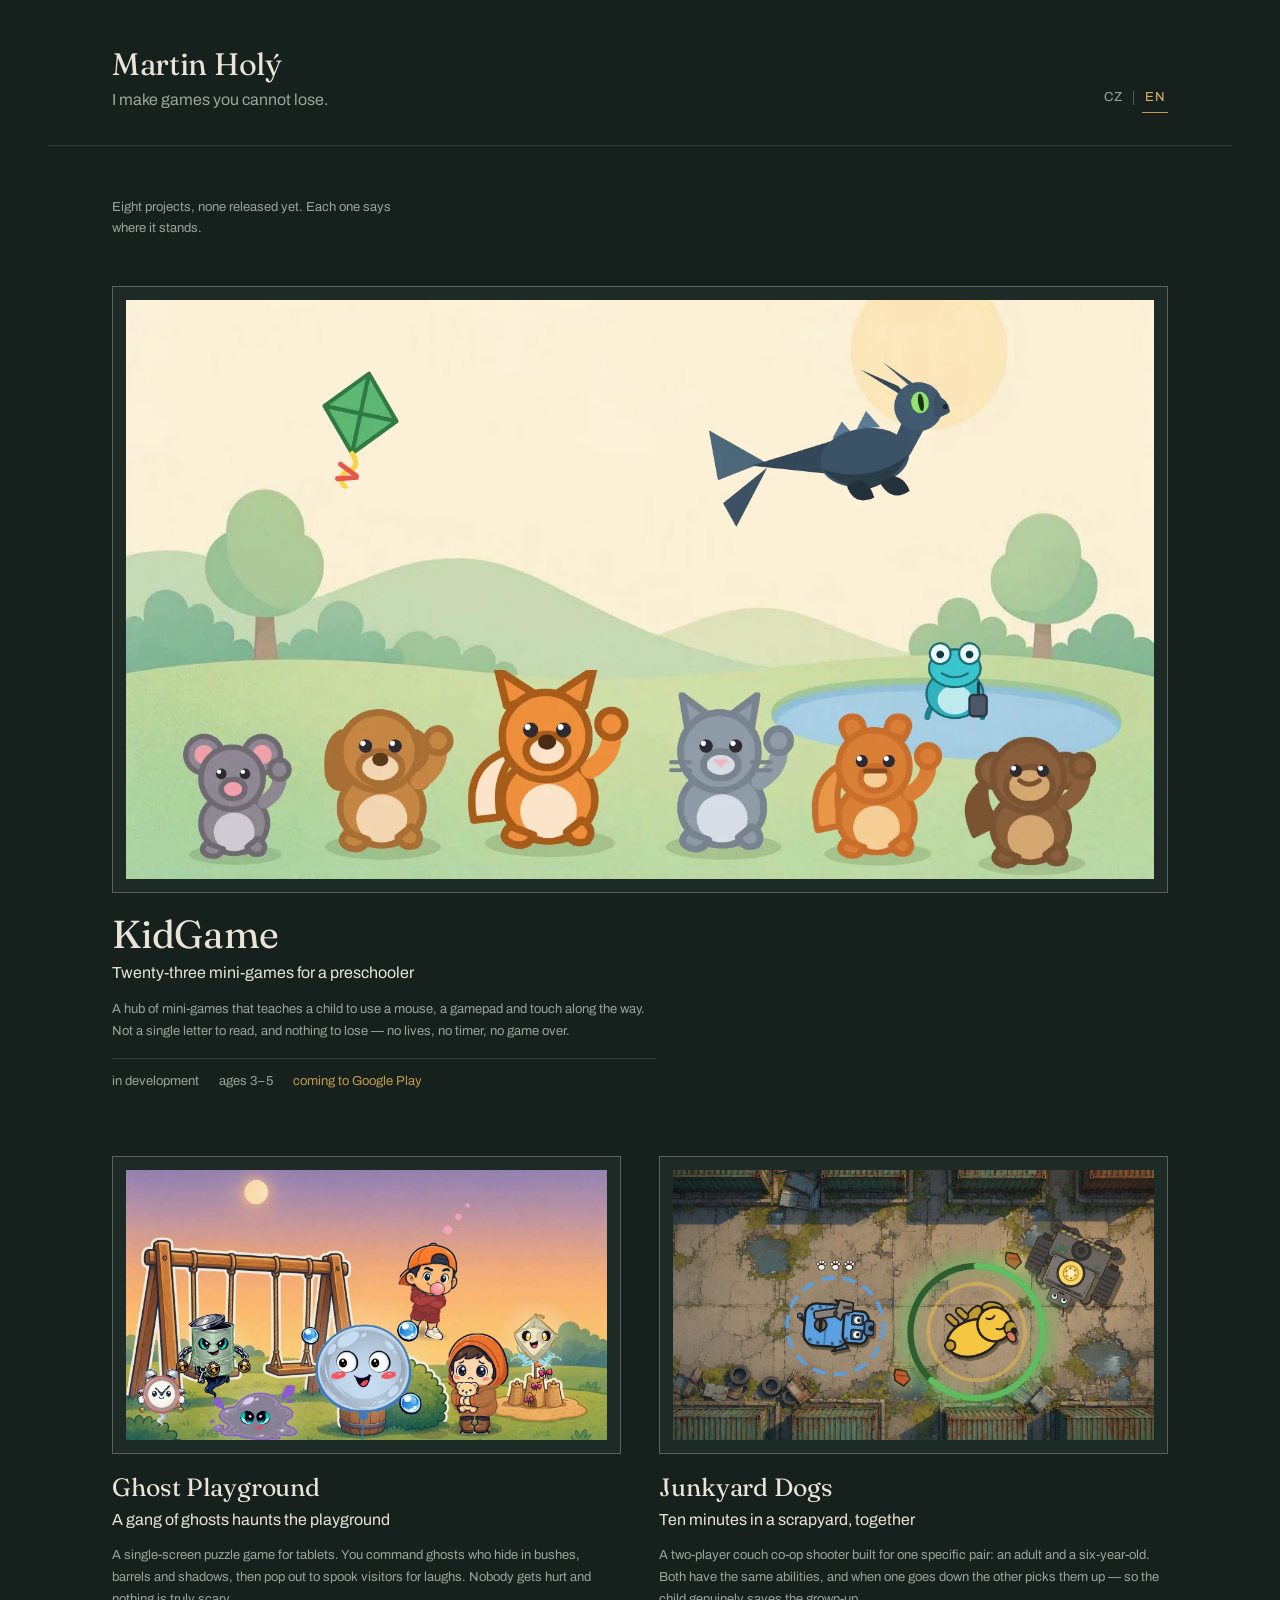
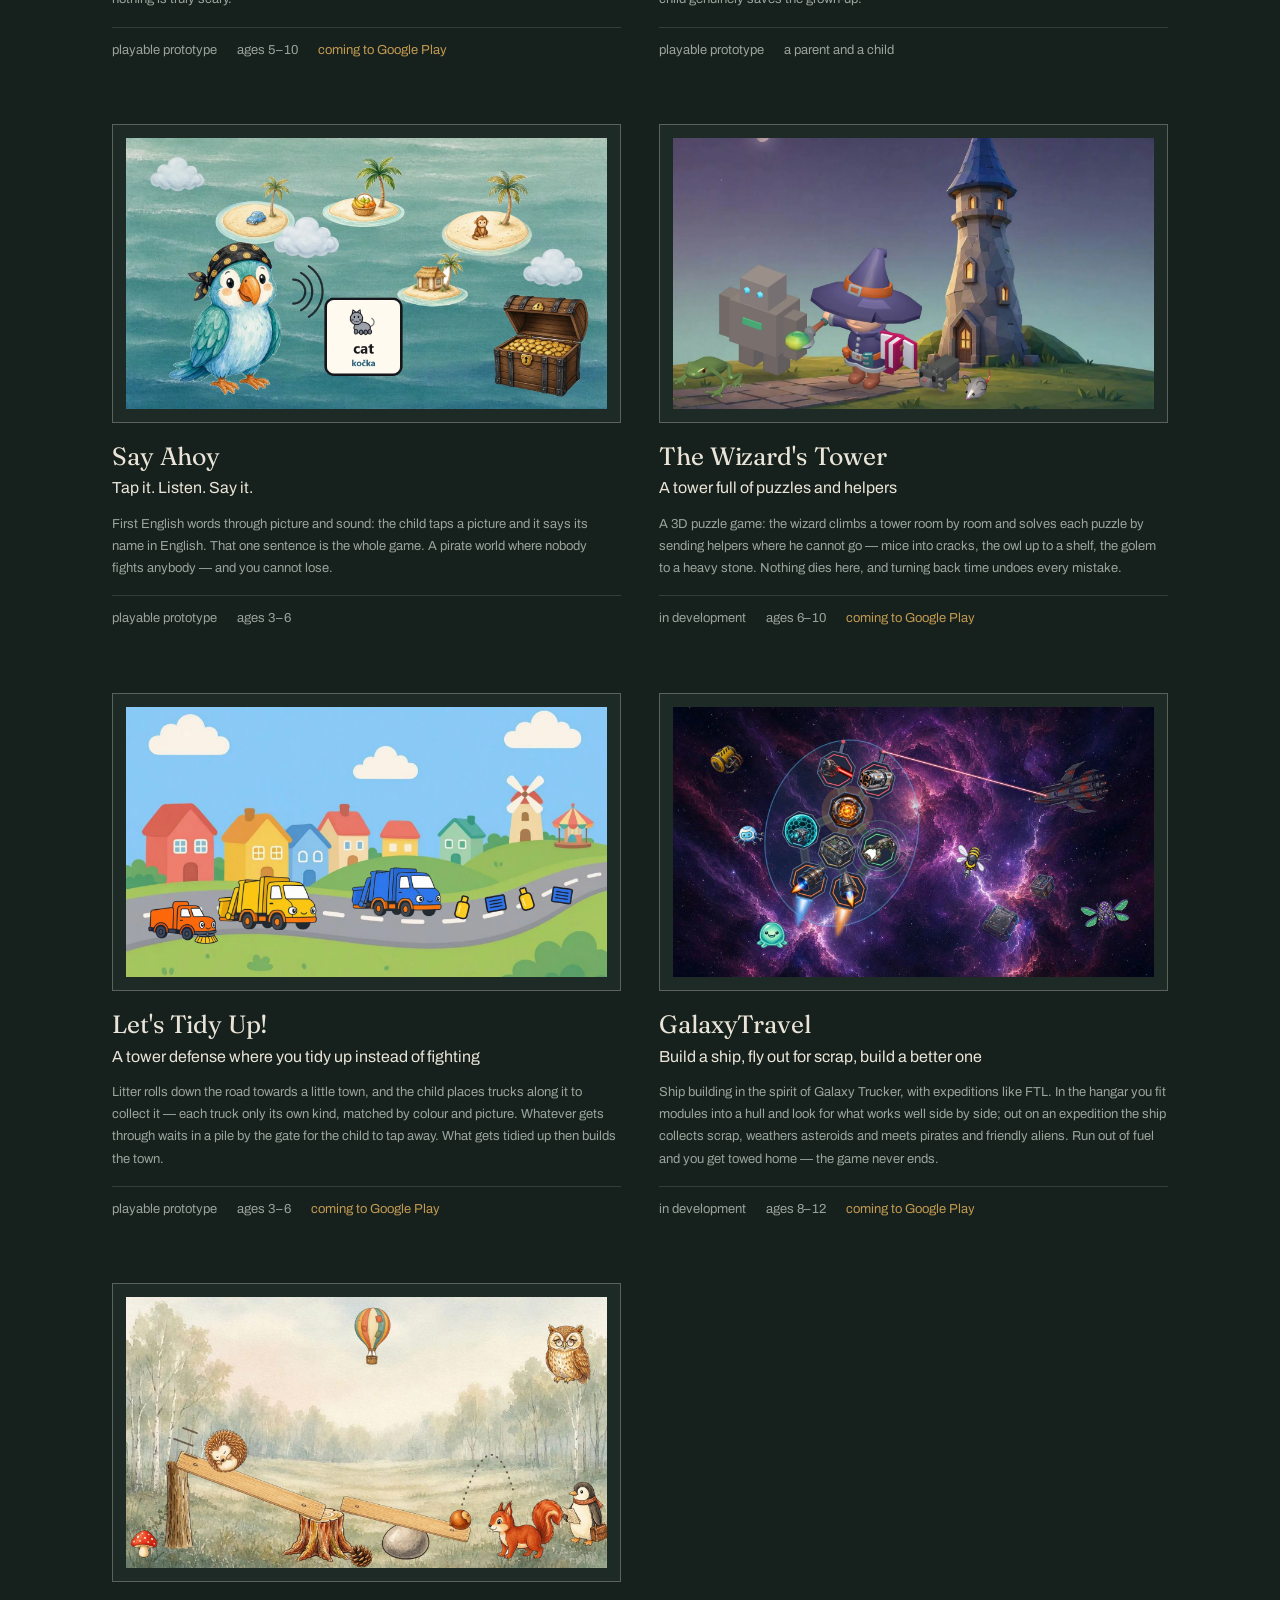
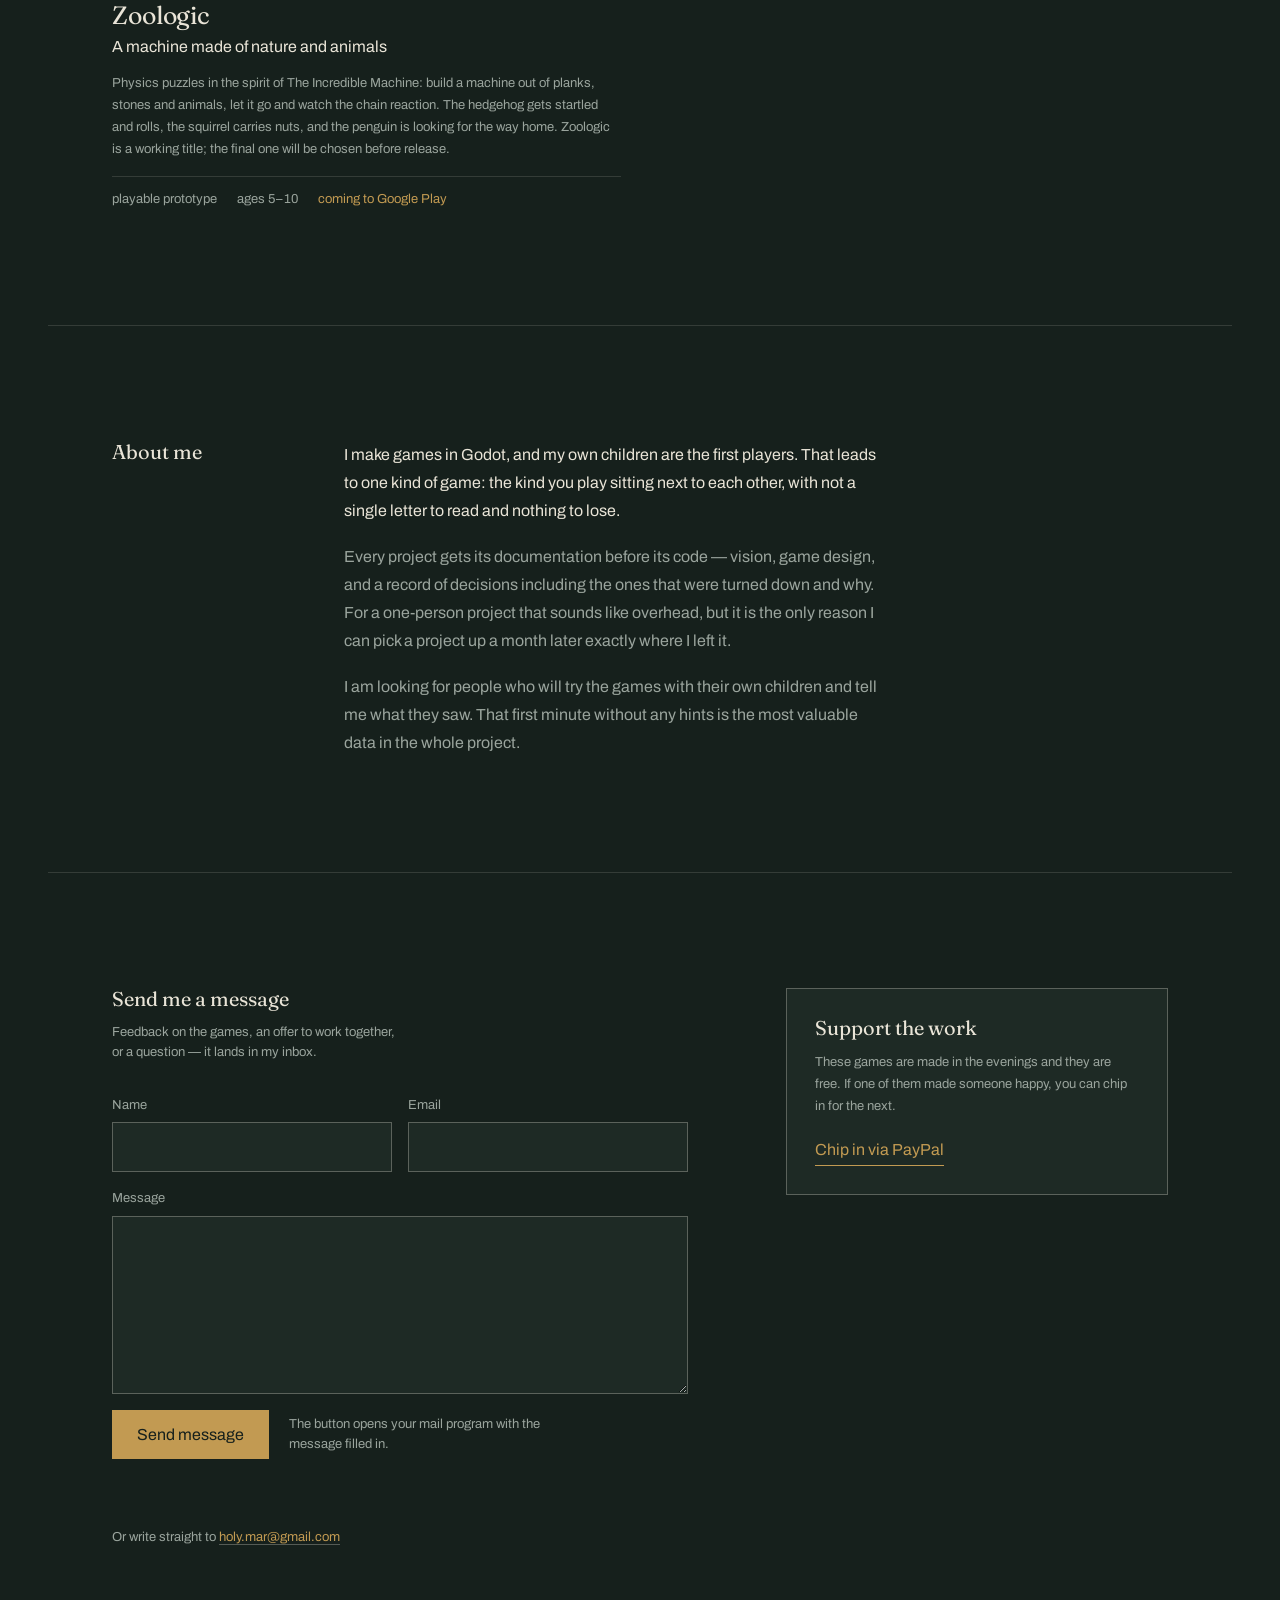
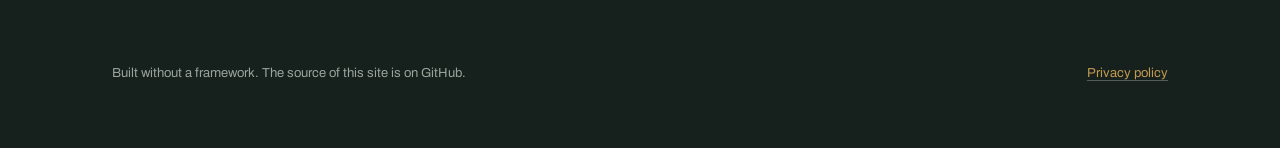
<file: index.html>
<!doctype html>
<html lang="cs">
<head>
<meta charset="utf-8">
<meta name="viewport" content="width=device-width, initial-scale=1, viewport-fit=cover">
<title data-i18n="meta.title">Martin Holý — hry, u kterých se nedá prohrát</title>
<meta name="description" data-i18n-attr="content:meta.description" content="Vizitka Martina Holého: osm her pro děti dělaných v Godotu — od KidGame a Say Ahoy po Kouzelníkovu věž a GalaxyTravel.">
<meta name="color-scheme" content="dark">
<meta name="author" content="Martin Holý">

<meta property="og:type" content="website">
<meta property="og:title" data-i18n-attr="content:meta.title" content="Martin Holý — hry, u kterých se nedá prohrát">
<meta property="og:description" data-i18n-attr="content:meta.description" content="Vizitka Martina Holého: hry pro děti dělané v Godotu.">
<meta property="og:url" content="https://holystack.cz/">

<link rel="icon" href="assets/favicon.svg" type="image/svg+xml">
<link rel="preload" href="assets/fonts/fraunces-latin.woff2" as="font" type="font/woff2" crossorigin>
<link rel="preload" href="assets/fonts/archivo-latin.woff2" as="font" type="font/woff2" crossorigin>
<link rel="stylesheet" href="assets/css/style.css">
</head>
<body>

<a class="skip-link" href="#obsah" data-i18n="header.skip">Přeskočit na obsah</a>

<header class="entry">
  <div class="entry__id">
    <h1 class="entry__name">Martin Holý</h1>
    <p class="entry__role" data-i18n="header.role">Dělám hry, u kterých se nedá prohrát.</p>
  </div>
  <nav class="lang" aria-label="Jazyk" data-i18n-attr="aria-label:header.lang">
    <button type="button" class="lang__btn" data-lang="cs" lang="cs">CZ</button>
    <span class="lang__sep" aria-hidden="true"></span>
    <button type="button" class="lang__btn" data-lang="en" lang="en">EN</button>
  </nav>
</header>

<main id="obsah">

  <section class="gallery" aria-labelledby="gallery-heading">
    <h2 id="gallery-heading" class="visually-hidden" data-i18n="gallery.heading">Hry</h2>
    <p class="gallery__note" data-i18n="gallery.note">Osm projektů, žádný zatím nevyšel. Fáze je u každého napsaná.</p>
    <div class="hang" id="hang"></div>
  </section>

  <section class="wall-text" aria-labelledby="about-heading">
    <h2 id="about-heading" class="section-heading" data-i18n="about.heading">O mně</h2>
    <div class="wall-text__body">
      <p data-i18n="about.p1"></p>
      <p data-i18n="about.p2"></p>
      <p data-i18n="about.p3"></p>
    </div>
  </section>

  <section class="desk" aria-labelledby="contact-heading">
    <div class="desk__form">
      <h2 id="contact-heading" class="section-heading" data-i18n="contact.heading">Napiš mi</h2>
      <p class="desk__lead" data-i18n="contact.lead"></p>

      <form id="contact-form" novalidate>
        <div class="field-row">
          <p class="field">
            <label for="f-name" data-i18n="contact.name">Jméno</label>
            <input id="f-name" name="name" type="text" autocomplete="name" required>
          </p>
          <p class="field">
            <label for="f-email" data-i18n="contact.email">E-mail</label>
            <input id="f-email" name="email" type="email" autocomplete="email" required>
          </p>
        </div>
        <p class="field">
          <label for="f-message" data-i18n="contact.message">Zpráva</label>
          <textarea id="f-message" name="message" rows="6" required></textarea>
        </p>

        <p class="field field--trap" aria-hidden="true">
          <label for="f-website">Website</label>
          <input id="f-website" name="_gotcha" type="text" tabindex="-1" autocomplete="off">
        </p>

        <div class="desk__actions">
          <button type="submit" class="button" data-i18n="contact.submit">Odeslat zprávu</button>
          <p class="desk__hint" id="form-hint"></p>
        </div>
        <p class="desk__status" id="form-status" role="status" aria-live="polite"></p>
      </form>

      <p class="desk__direct">
        <span data-i18n="contact.direct">Nebo rovnou na adresu</span>
        <a href="mailto:holy.mar@gmail.com">holy.mar@gmail.com</a>
      </p>
    </div>

    <aside class="support" id="support" hidden>
      <h2 class="support__heading" data-i18n="support.heading">Podpořit vývoj</h2>
      <p class="support__body" data-i18n="support.body"></p>
      <a class="support__action" id="support-link" href="#" target="_blank" rel="noopener noreferrer" data-i18n="support.action">Přispět přes PayPal</a>
    </aside>
  </section>

</main>

<footer class="footer">
  <p data-i18n="footer.built"></p>
  <p><a href="soukromi.html" data-i18n="footer.privacy">Zásady ochrany soukromí</a></p>
</footer>

<script type="module" src="assets/js/main.js"></script>
</body>
</html>
</file>
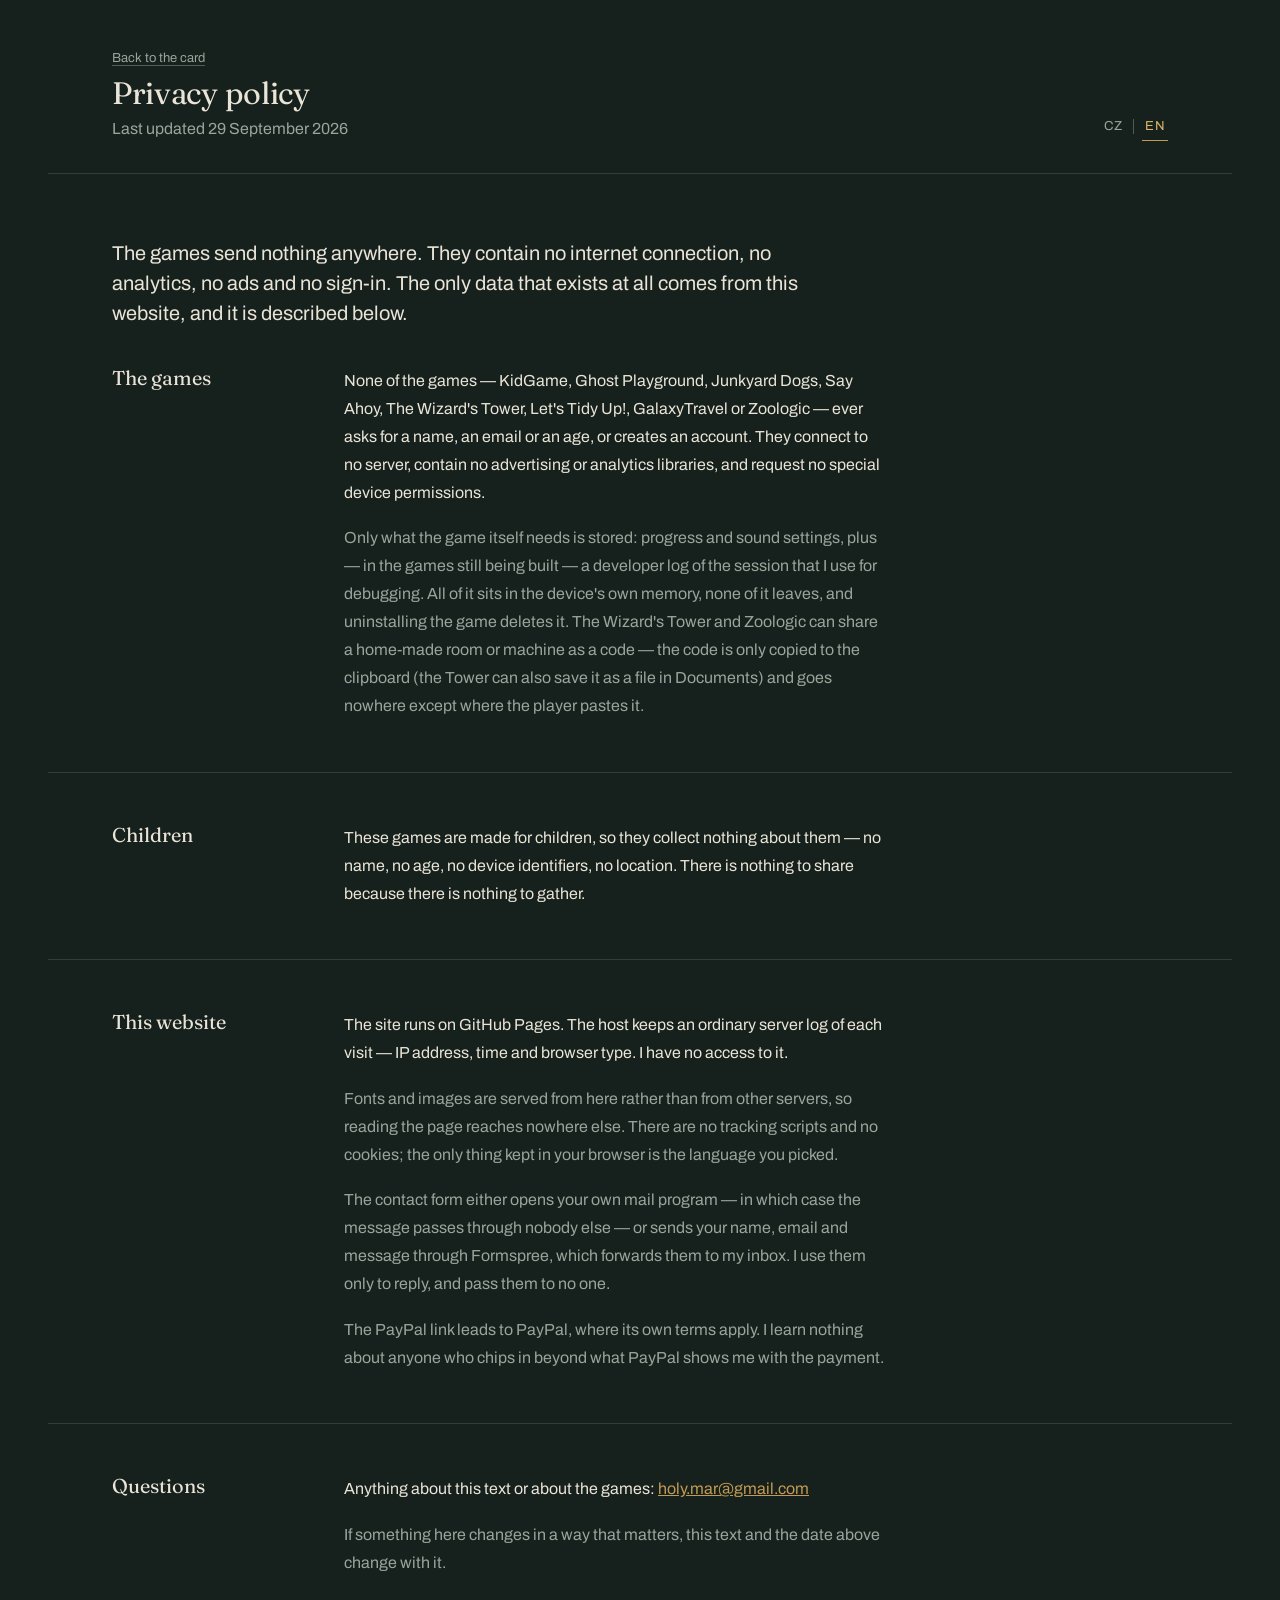
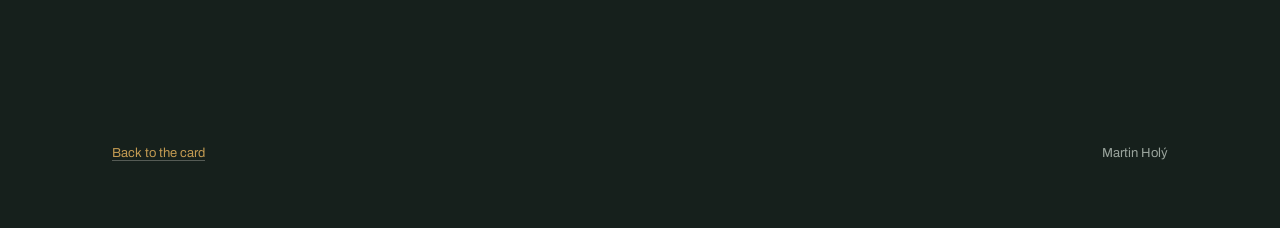
<file: soukromi.html>
<!doctype html>
<html lang="cs">
<head>
<meta charset="utf-8">
<meta name="viewport" content="width=device-width, initial-scale=1, viewport-fit=cover">
<title data-i18n="privacy.meta.title">Zásady ochrany soukromí — Martin Holý</title>
<meta name="description" data-i18n-attr="content:privacy.meta.description" content="Co dělají s údaji hry Martina Holého a tenhle web. Krátká odpověď: hry neposílají nikam nic.">
<meta name="color-scheme" content="dark">
<meta name="author" content="Martin Holý">
<meta name="robots" content="index, follow">

<link rel="icon" href="assets/favicon.svg" type="image/svg+xml">
<link rel="preload" href="assets/fonts/fraunces-latin.woff2" as="font" type="font/woff2" crossorigin>
<link rel="preload" href="assets/fonts/archivo-latin.woff2" as="font" type="font/woff2" crossorigin>
<link rel="stylesheet" href="assets/css/style.css">
</head>
<body>

<a class="skip-link" href="#obsah" data-i18n="header.skip">Přeskočit na obsah</a>

<header class="entry">
  <div class="entry__id">
    <p class="entry__eyebrow"><a href="index.html" data-i18n="privacy.back">Zpět na vizitku</a></p>
    <h1 class="entry__name" data-i18n="privacy.heading">Zásady ochrany soukromí</h1>
    <p class="entry__role" data-i18n="privacy.updated">Naposledy upraveno 29. září 2026</p>
  </div>
  <nav class="lang" aria-label="Jazyk" data-i18n-attr="aria-label:header.lang">
    <button type="button" class="lang__btn" data-lang="cs" lang="cs">CZ</button>
    <span class="lang__sep" aria-hidden="true"></span>
    <button type="button" class="lang__btn" data-lang="en" lang="en">EN</button>
  </nav>
</header>

<main id="obsah" class="policy">

  <div class="policy__intro">
    <p class="policy__lead" data-i18n="privacy.lead"></p>
  </div>

  <section class="wall-text" aria-labelledby="games-heading">
    <h2 id="games-heading" class="section-heading" data-i18n="privacy.games.heading">Hry</h2>
    <div class="wall-text__body">
      <p data-i18n="privacy.games.p1"></p>
      <p data-i18n="privacy.games.p2"></p>
    </div>
  </section>

  <section class="wall-text" aria-labelledby="children-heading">
    <h2 id="children-heading" class="section-heading" data-i18n="privacy.children.heading">Děti</h2>
    <div class="wall-text__body">
      <p data-i18n="privacy.children.p1"></p>
    </div>
  </section>

  <section class="wall-text" aria-labelledby="site-heading">
    <h2 id="site-heading" class="section-heading" data-i18n="privacy.site.heading">Tenhle web</h2>
    <div class="wall-text__body">
      <p data-i18n="privacy.site.p1"></p>
      <p data-i18n="privacy.site.p2"></p>
      <p data-i18n="privacy.site.p3"></p>
      <p data-i18n="privacy.site.p4"></p>
    </div>
  </section>

  <section class="wall-text" aria-labelledby="questions-heading">
    <h2 id="questions-heading" class="section-heading" data-i18n="privacy.contact.heading">Otázky</h2>
    <div class="wall-text__body">
      <p>
        <span data-i18n="privacy.contact.p1">Cokoli k tomuhle textu nebo ke hrám:</span>
        <a href="mailto:holy.mar@gmail.com">holy.mar@gmail.com</a>
      </p>
      <p data-i18n="privacy.contact.p2"></p>
    </div>
  </section>

</main>

<footer class="footer">
  <p><a href="index.html" data-i18n="privacy.back">Zpět na vizitku</a></p>
  <p>Martin Holý</p>
</footer>

<script type="module" src="assets/js/main.js"></script>
</body>
</html>
</file>
<file: assets/css/style.css>
/* ---------------------------------------------------------------
   Martin Holý — vizitka
   Výstavní sál: stěna je tichá, barevné jsou jen obrazy her.
   --------------------------------------------------------------- */

/* Písma jsou vlastní, ne z CDN: prohlížeč návštěvníka tak neposílá svou
   IP adresu nikam jinam než na hosting webu. Osy SOFT a WONK jsou ve Fraunces
   napevno (0 a 1), proto je soubor poloviční oproti plné variabilní verzi. */

@font-face {
  font-family: "Archivo";
  font-style: normal;
  font-weight: 400 600;
  font-display: swap;
  src: url("../fonts/archivo-latin-ext.woff2") format("woff2");
  unicode-range: U+0100-02BA, U+02BD-02C5, U+02C7-02CC, U+02CE-02D7, U+02DD-02FF, U+0304, U+0308, U+0329, U+1D00-1DBF, U+1E00-1E9F, U+1EF2-1EFF, U+2020, U+20A0-20AB, U+20AD-20C0, U+2113, U+2C60-2C7F, U+A720-A7FF;
}

@font-face {
  font-family: "Archivo";
  font-style: normal;
  font-weight: 400 600;
  font-display: swap;
  src: url("../fonts/archivo-latin.woff2") format("woff2");
  unicode-range: U+0000-00FF, U+0131, U+0152-0153, U+02BB-02BC, U+02C6, U+02DA, U+02DC, U+0304, U+0308, U+0329, U+2000-206F, U+20AC, U+2122, U+2191, U+2193, U+2212, U+2215, U+FEFF, U+FFFD;
}

@font-face {
  font-family: "Fraunces";
  font-style: normal;
  font-weight: 400 600;
  font-display: swap;
  src: url("../fonts/fraunces-latin-ext.woff2") format("woff2");
  unicode-range: U+0100-02BA, U+02BD-02C5, U+02C7-02CC, U+02CE-02D7, U+02DD-02FF, U+0304, U+0308, U+0329, U+1D00-1DBF, U+1E00-1E9F, U+1EF2-1EFF, U+2020, U+20A0-20AB, U+20AD-20C0, U+2113, U+2C60-2C7F, U+A720-A7FF;
}

@font-face {
  font-family: "Fraunces";
  font-style: normal;
  font-weight: 400 600;
  font-display: swap;
  src: url("../fonts/fraunces-latin.woff2") format("woff2");
  unicode-range: U+0000-00FF, U+0131, U+0152-0153, U+02BB-02BC, U+02C6, U+02DA, U+02DC, U+0304, U+0308, U+0329, U+2000-206F, U+20AC, U+2122, U+2191, U+2193, U+2212, U+2215, U+FEFF, U+FFFD;
}

:root {
  --wall: #16201c;
  --wall-lift: #1e2a25;
  --plaque: #e9e4d7;
  --plaque-dim: #9aa49d;
  --brass: #c29a52;
  --brass-bright: #dcb56a;
  --hairline: rgba(233, 228, 215, 0.14);
  --hairline-strong: rgba(233, 228, 215, 0.3);

  --serif: "Fraunces", "Iowan Old Style", Georgia, "Times New Roman", serif;
  --sans: "Archivo", "Segoe UI", system-ui, -apple-system, "Helvetica Neue", sans-serif;

  --s-13: 0.8125rem;
  --s-16: 1rem;
  --s-20: 1.25rem;
  --s-25: 1.5625rem;
  --s-31: 1.9375rem;
  --s-39: 2.4375rem;

  --gutter: clamp(1.25rem, 5vw, 4rem);
  --shelf: clamp(4rem, 9vw, 7.5rem); /* svislé odsazení pásem */
  --measure: 34rem;
}

*, *::before, *::after { box-sizing: border-box; }

html { -webkit-text-size-adjust: 100%; }

body {
  margin: 0;
  padding: env(safe-area-inset-top, 0) 0 env(safe-area-inset-bottom, 0);
  background: var(--wall);
  color: var(--plaque);
  font-family: var(--sans);
  font-size: var(--s-16);
  line-height: 1.6;
  -webkit-font-smoothing: antialiased;
}

h1, h2, h3 {
  font-family: var(--serif);
  font-variation-settings: "SOFT" 0, "WONK" 1;
  font-weight: 400;
  line-height: 1.08;
  margin: 0;
}

p { margin: 0; }

img { max-width: 100%; display: block; }

a { color: var(--brass); }

:focus-visible {
  outline: 2px solid var(--brass-bright);
  outline-offset: 3px;
  border-radius: 2px;
}

.visually-hidden {
  position: absolute;
  width: 1px; height: 1px;
  margin: -1px; padding: 0;
  overflow: hidden; clip-path: inset(50%);
  white-space: nowrap;
}

.skip-link {
  position: absolute;
  left: var(--gutter);
  top: -4rem;
  z-index: 10;
  padding: 0.6rem 1rem;
  background: var(--wall-lift);
  border: 1px solid var(--hairline-strong);
  color: var(--plaque);
  text-decoration: none;
  transition: top 0.15s ease;
}
.skip-link:focus { top: 0.75rem; }

/* --- štítek u vchodu ------------------------------------------- */

.entry {
  display: flex;
  align-items: flex-end;
  justify-content: space-between;
  gap: 1.5rem 2rem;
  flex-wrap: wrap;
  max-width: 74rem;
  margin: 0 auto;
  padding: clamp(1.75rem, 4vw, 3rem) var(--gutter) clamp(1.25rem, 2.5vw, 2rem);
  border-bottom: 1px solid var(--hairline);
}

.entry__name {
  font-size: var(--s-31);
  letter-spacing: -0.01em;
}

.entry__role {
  margin-top: 0.35rem;
  color: var(--plaque-dim);
  font-size: var(--s-16);
  max-width: 30ch;
}

.lang { display: flex; align-items: center; gap: 0.5rem; }

.lang__btn {
  appearance: none;
  background: none;
  border: 0;
  padding: 0.25rem 0.15rem;
  color: var(--plaque-dim);
  font: inherit;
  font-size: var(--s-13);
  letter-spacing: 0.08em;
  cursor: pointer;
  border-bottom: 1px solid transparent;
}
.lang__btn:hover { color: var(--plaque); }
.lang__btn[aria-pressed="true"] {
  color: var(--brass-bright);
  border-bottom-color: var(--brass);
}
.lang__sep {
  width: 1px;
  height: 0.9rem;
  background: var(--hairline-strong);
}

/* --- galerie ---------------------------------------------------- */

.gallery {
  max-width: 74rem;
  margin: 0 auto;
  padding: clamp(2rem, 4vw, 3.25rem) var(--gutter) var(--shelf);
}

.gallery__note {
  color: var(--plaque-dim);
  font-size: var(--s-13);
  max-width: 44ch;
  margin-bottom: clamp(2rem, 4vw, 3rem);
}

.hang {
  display: grid;
  grid-template-columns: repeat(2, minmax(0, 1fr));
  gap: clamp(2.5rem, 5vw, 4.5rem) clamp(1.5rem, 3vw, 3rem);
}

.piece { min-width: 0; }
.piece--lead { grid-column: 1 / -1; }

.piece__frame {
  display: block;
  border: 1px solid var(--hairline-strong);
  padding: clamp(0.5rem, 1vw, 0.875rem);
  background: var(--wall-lift);
}
a.piece__frame:hover { border-color: var(--brass); }

.piece__frame img {
  width: 100%;
  height: auto;
  aspect-ratio: 16 / 9;
  object-fit: cover;
  /* obrazy se při načtení stránky rozsvítí */
  filter: saturate(0.3) brightness(0.72);
  opacity: 0.85;
  transition: filter 0.9s ease, opacity 0.9s ease;
  transition-delay: calc(var(--i, 0) * 160ms);
}
.is-lit .piece__frame img { filter: none; opacity: 1; }

.plaque {
  margin-top: 1.25rem;
  max-width: var(--measure);
}

.piece__title {
  font-size: var(--s-25);
  letter-spacing: -0.005em;
}
.piece--lead .piece__title { font-size: var(--s-39); }

.piece__tagline {
  margin-top: 0.35rem;
  color: var(--plaque);
  font-size: var(--s-16);
}

.piece__blurb {
  margin-top: 0.75rem;
  color: var(--plaque-dim);
  font-size: var(--s-13);
  line-height: 1.7;
}

.piece__meta {
  display: flex;
  flex-wrap: wrap;
  align-items: baseline;
  gap: 0.5rem 1.25rem;
  margin-top: 1rem;
  padding-top: 0.75rem;
  border-top: 1px solid var(--hairline);
  font-size: var(--s-13);
}

.piece__status,
.piece__audience { color: var(--plaque-dim); }

/* záměr, ne odkaz — proto mosaz, ale bez podtržení */
.piece__planned { color: var(--brass); }

.piece__link {
  color: var(--brass);
  text-decoration: none;
  border-bottom: 1px solid var(--hairline-strong);
  padding-bottom: 1px;
}
.piece__link:hover {
  color: var(--brass-bright);
  border-bottom-color: var(--brass-bright);
}

/* --- text na stěně ---------------------------------------------- */

.section-heading {
  font-size: var(--s-20);
  color: var(--plaque);
}

.wall-text {
  max-width: 74rem;
  margin: 0 auto;
  padding: var(--shelf) var(--gutter);
  display: grid;
  grid-template-columns: minmax(0, 12rem) minmax(0, 1fr);
  gap: 1rem 2.5rem;
  border-top: 1px solid var(--hairline);
}

.wall-text__body {
  max-width: var(--measure);
  display: grid;
  gap: 1.1rem;
}
.wall-text__body p {
  color: var(--plaque-dim);
  line-height: 1.75;
}
.wall-text__body p:first-child { color: var(--plaque); }

/* --- stolek: formulář a podpora --------------------------------- */

.desk {
  max-width: 74rem;
  margin: 0 auto;
  padding: var(--shelf) var(--gutter) 0;
  border-top: 1px solid var(--hairline);
  display: grid;
  grid-template-columns: minmax(0, 1.6fr) minmax(0, 1fr);
  gap: clamp(2rem, 5vw, 4.5rem);
  align-items: start;
}

/* bez odkazu na PayPal zůstane jen formulář, ať vedle něj nezeje prázdno */
.desk--solo { grid-template-columns: minmax(0, 1fr); }

.desk__lead {
  margin-top: 0.75rem;
  color: var(--plaque-dim);
  font-size: var(--s-13);
  max-width: 42ch;
}

#contact-form { margin-top: 2rem; max-width: 36rem; }

.field-row {
  display: grid;
  grid-template-columns: repeat(2, minmax(0, 1fr));
  gap: 1rem;
}

.field { display: grid; gap: 0.4rem; margin-bottom: 1rem; }

.field label {
  font-size: var(--s-13);
  color: var(--plaque-dim);
}

.field input,
.field textarea {
  font: inherit;
  font-size: var(--s-16);
  color: var(--plaque);
  background: var(--wall-lift);
  border: 1px solid var(--hairline-strong);
  padding: 0.7rem 0.85rem;
  width: 100%;
  border-radius: 0;
}
.field textarea { resize: vertical; min-height: 8rem; }
.field input:focus,
.field textarea:focus {
  outline: none;
  border-color: var(--brass);
  box-shadow: inset 0 -2px 0 var(--brass);
}
.field--trap {
  position: absolute;
  left: -9999px;
  width: 1px;
  height: 1px;
  overflow: hidden;
}

.desk__actions {
  display: flex;
  flex-wrap: wrap;
  align-items: center;
  gap: 0.75rem 1.25rem;
  margin-top: 0.5rem;
}

.button {
  font: inherit;
  font-size: var(--s-16);
  color: var(--wall);
  background: var(--brass);
  border: 1px solid var(--brass);
  padding: 0.7rem 1.5rem;
  cursor: pointer;
  border-radius: 0;
  transition: background 0.15s ease, border-color 0.15s ease;
}
.button:hover { background: var(--brass-bright); border-color: var(--brass-bright); }
.button[disabled] { opacity: 0.55; cursor: default; }

.desk__hint,
.desk__status {
  font-size: var(--s-13);
  color: var(--plaque-dim);
  max-width: 38ch;
}
.desk__status { margin-top: 1rem; min-height: 1.5rem; }
.desk__status[data-state="sent"] { color: var(--brass-bright); }
.desk__status[data-state="failed"] { color: #e8a598; }

.desk__direct {
  margin-top: 1.75rem;
  font-size: var(--s-13);
  color: var(--plaque-dim);
}
.desk__direct a { text-decoration: none; border-bottom: 1px solid var(--hairline-strong); }
.desk__direct a:hover { color: var(--brass-bright); }

.support {
  border: 1px solid var(--hairline-strong);
  padding: clamp(1.25rem, 2.5vw, 1.75rem);
  background: var(--wall-lift);
  max-width: 24rem;
}
.support__heading { font-size: var(--s-20); }
.support__body {
  margin-top: 0.75rem;
  font-size: var(--s-13);
  color: var(--plaque-dim);
  line-height: 1.7;
}
.support__action {
  display: inline-block;
  margin-top: 1.25rem;
  color: var(--brass);
  text-decoration: none;
  border-bottom: 1px solid var(--brass);
  padding-bottom: 2px;
}
.support__action:hover { color: var(--brass-bright); border-bottom-color: var(--brass-bright); }

/* --- zásady ochrany soukromí ------------------------------------- */

.entry__eyebrow {
  margin-bottom: 0.5rem;
  font-size: var(--s-13);
}
.entry__eyebrow a {
  color: var(--plaque-dim);
  text-decoration: none;
  border-bottom: 1px solid var(--hairline-strong);
}
.entry__eyebrow a:hover { color: var(--brass-bright); }

.policy__intro {
  max-width: 74rem;
  margin: 0 auto;
  padding: clamp(2.5rem, 5vw, 4rem) var(--gutter) 0;
}
/* úvodní odstavec nese celé sdělení, proto je o stupeň větší než zbytek */
.policy__lead {
  max-width: 44rem;
  font-size: var(--s-20);
  line-height: 1.5;
}
/* na souvislém textu by odsazení galerijních pásem trhalo souvislost */
.policy .wall-text { padding-block: clamp(2.25rem, 4vw, 3.5rem); }
.policy .wall-text:first-of-type { border-top: 0; padding-top: clamp(1.5rem, 3vw, 2.5rem); }

/* --- patička ---------------------------------------------------- */

.footer {
  max-width: 74rem;
  margin: 0 auto;
  padding: var(--shelf) var(--gutter) clamp(2.5rem, 5vw, 4rem);
  display: flex;
  flex-wrap: wrap;
  justify-content: space-between;
  gap: 0.5rem 2rem;
  font-size: var(--s-13);
  color: var(--plaque-dim);
}
.footer a { text-decoration: none; border-bottom: 1px solid var(--hairline-strong); }
.footer a:hover { color: var(--brass-bright); }

/* --- užší obrazovky --------------------------------------------- */

@media (max-width: 62rem) {
  .wall-text { grid-template-columns: minmax(0, 1fr); }
  .desk { grid-template-columns: minmax(0, 1fr); }
  .support { max-width: none; }
}

@media (max-width: 40rem) {
  .hang { grid-template-columns: minmax(0, 1fr); }
  .field-row { grid-template-columns: minmax(0, 1fr); }
  .entry { align-items: flex-start; }
  .piece--lead .piece__title { font-size: var(--s-31); }
}

@media (prefers-reduced-motion: reduce) {
  *, *::before, *::after {
    transition-duration: 0.01ms !important;
    transition-delay: 0ms !important;
    animation-duration: 0.01ms !important;
  }
  .piece__frame img { filter: none; opacity: 1; }
}
</file>
